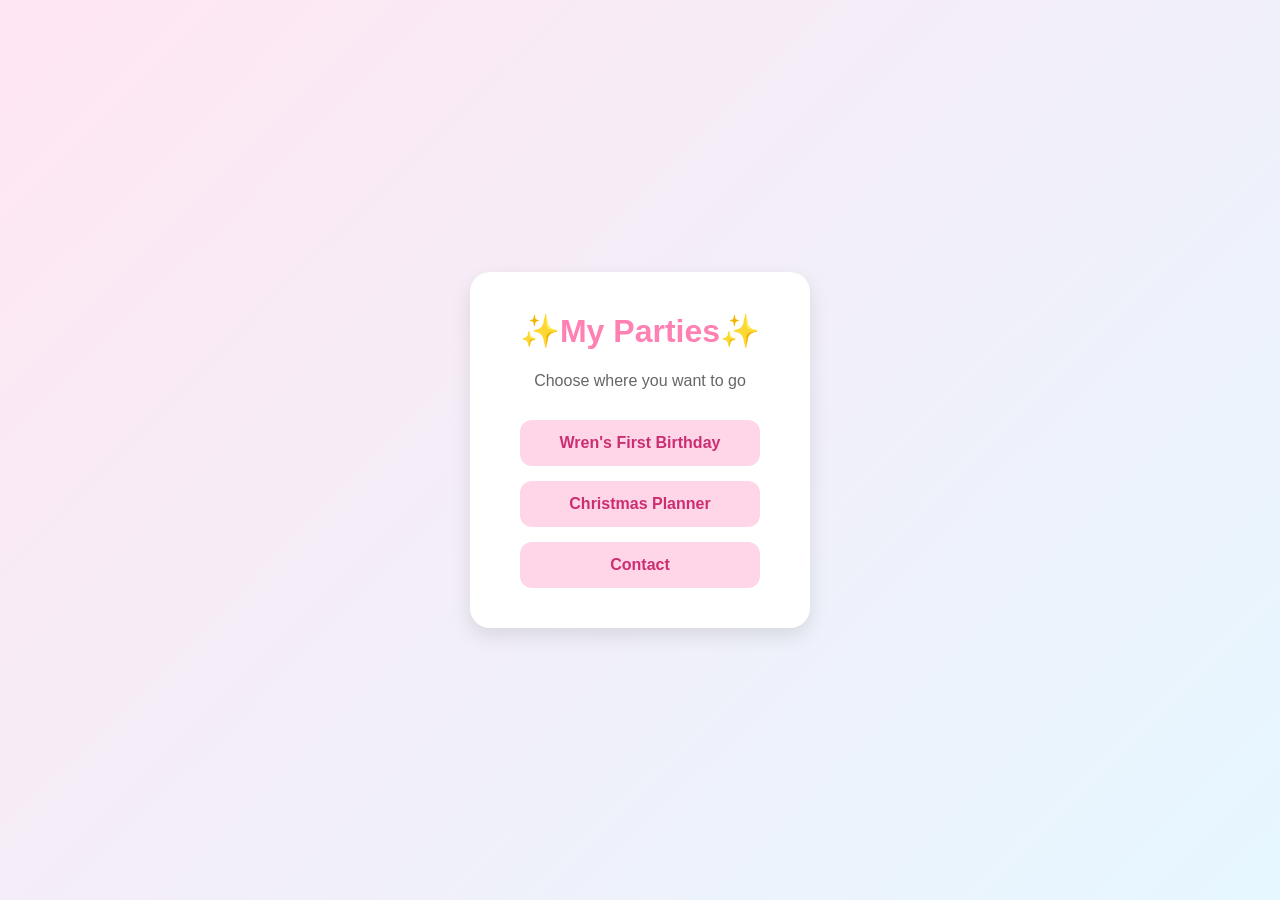
<file: index.html>
<!DOCTYPE html>
<html lang="en">

<head>
    <meta charset="UTF-8">
    <meta name="viewport" content="width=device-width, initial-scale=1.0">
    <title>Parties Homepage</title>
    <link rel="stylesheet" href="styles/styles.css">
</head>

<body>
    <div class="container">
        <h1>✨My Parties✨</h1>
        <p class="subtitle">Choose where you want to go</p>

        <nav class="nav-links">
            <a href="party-pages/wren-first.html" class="nav-btn">Wren's First Birthday</a>
            <a href="christmas-planner/index.html" class="nav-btn">Christmas Planner</a>
            <a href="#" class="nav-btn">Contact</a>
        </nav>
    </div>
</body>

</html>
</file>
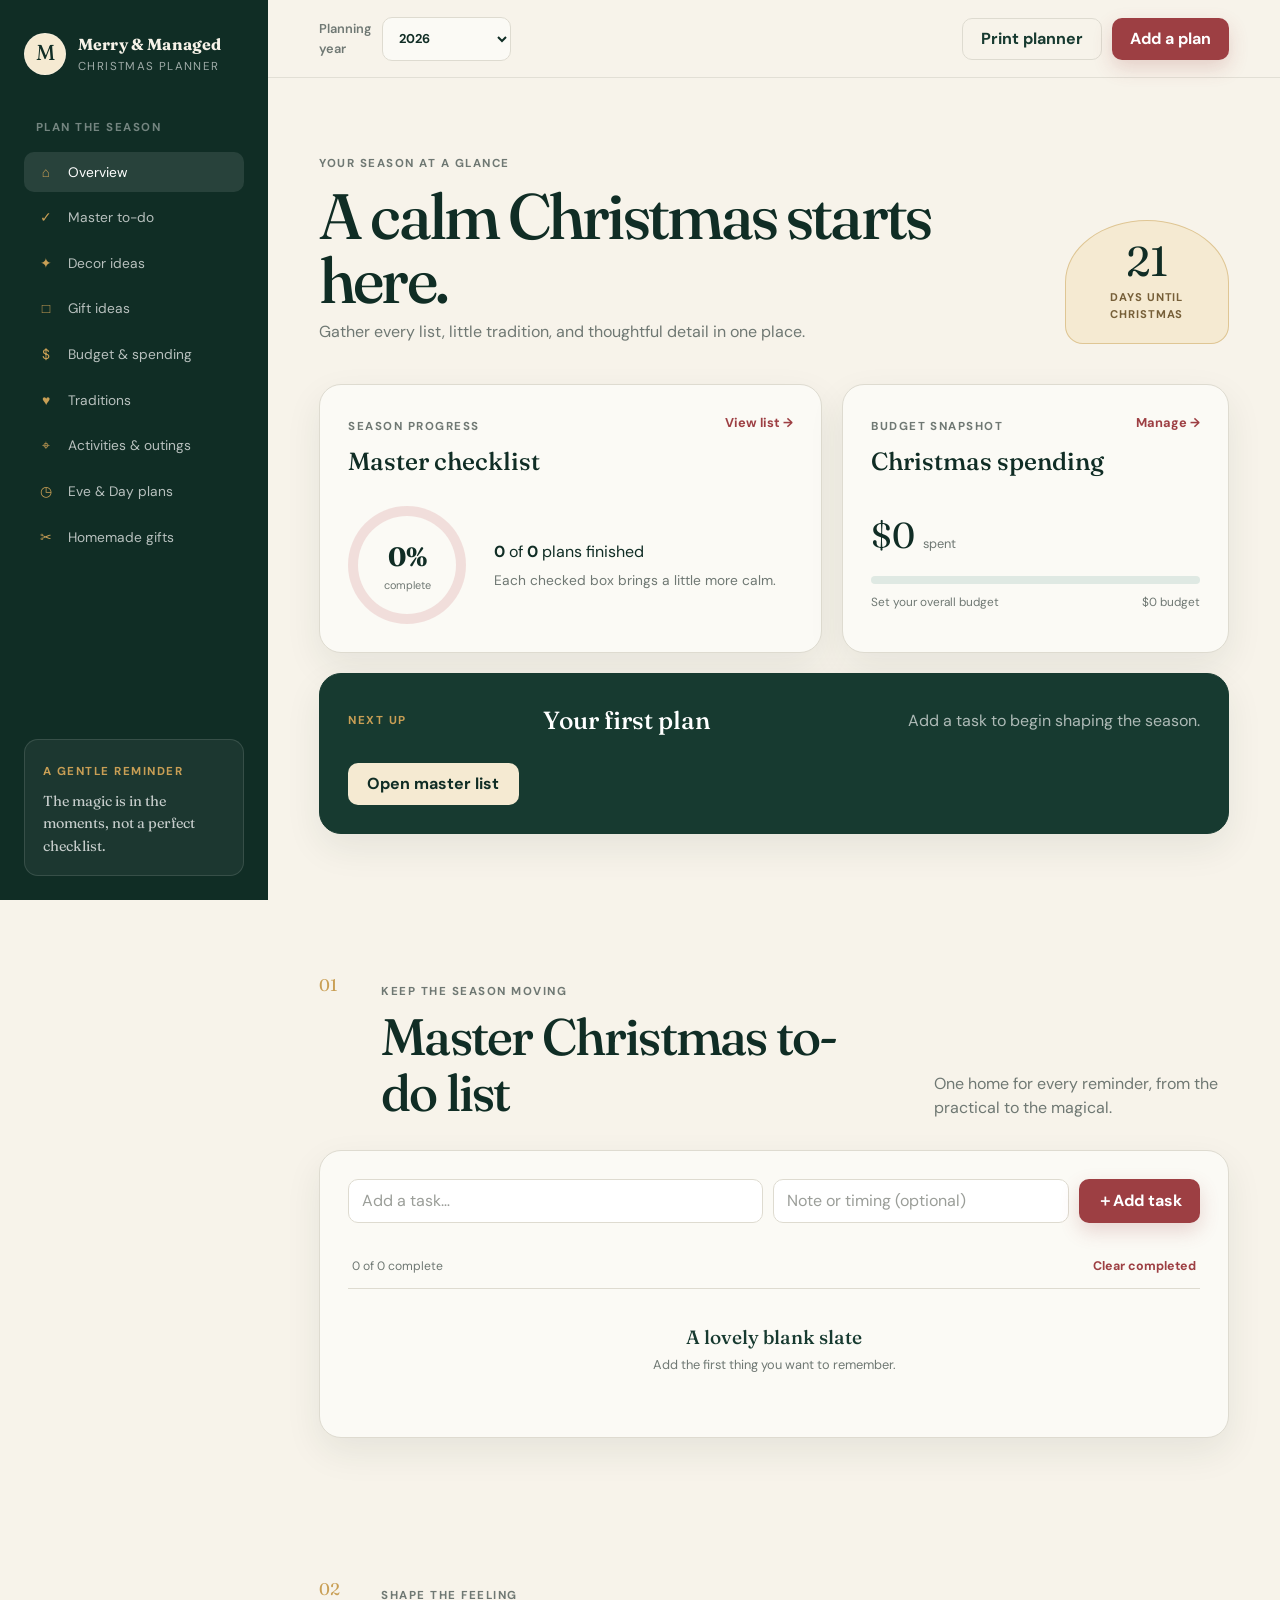
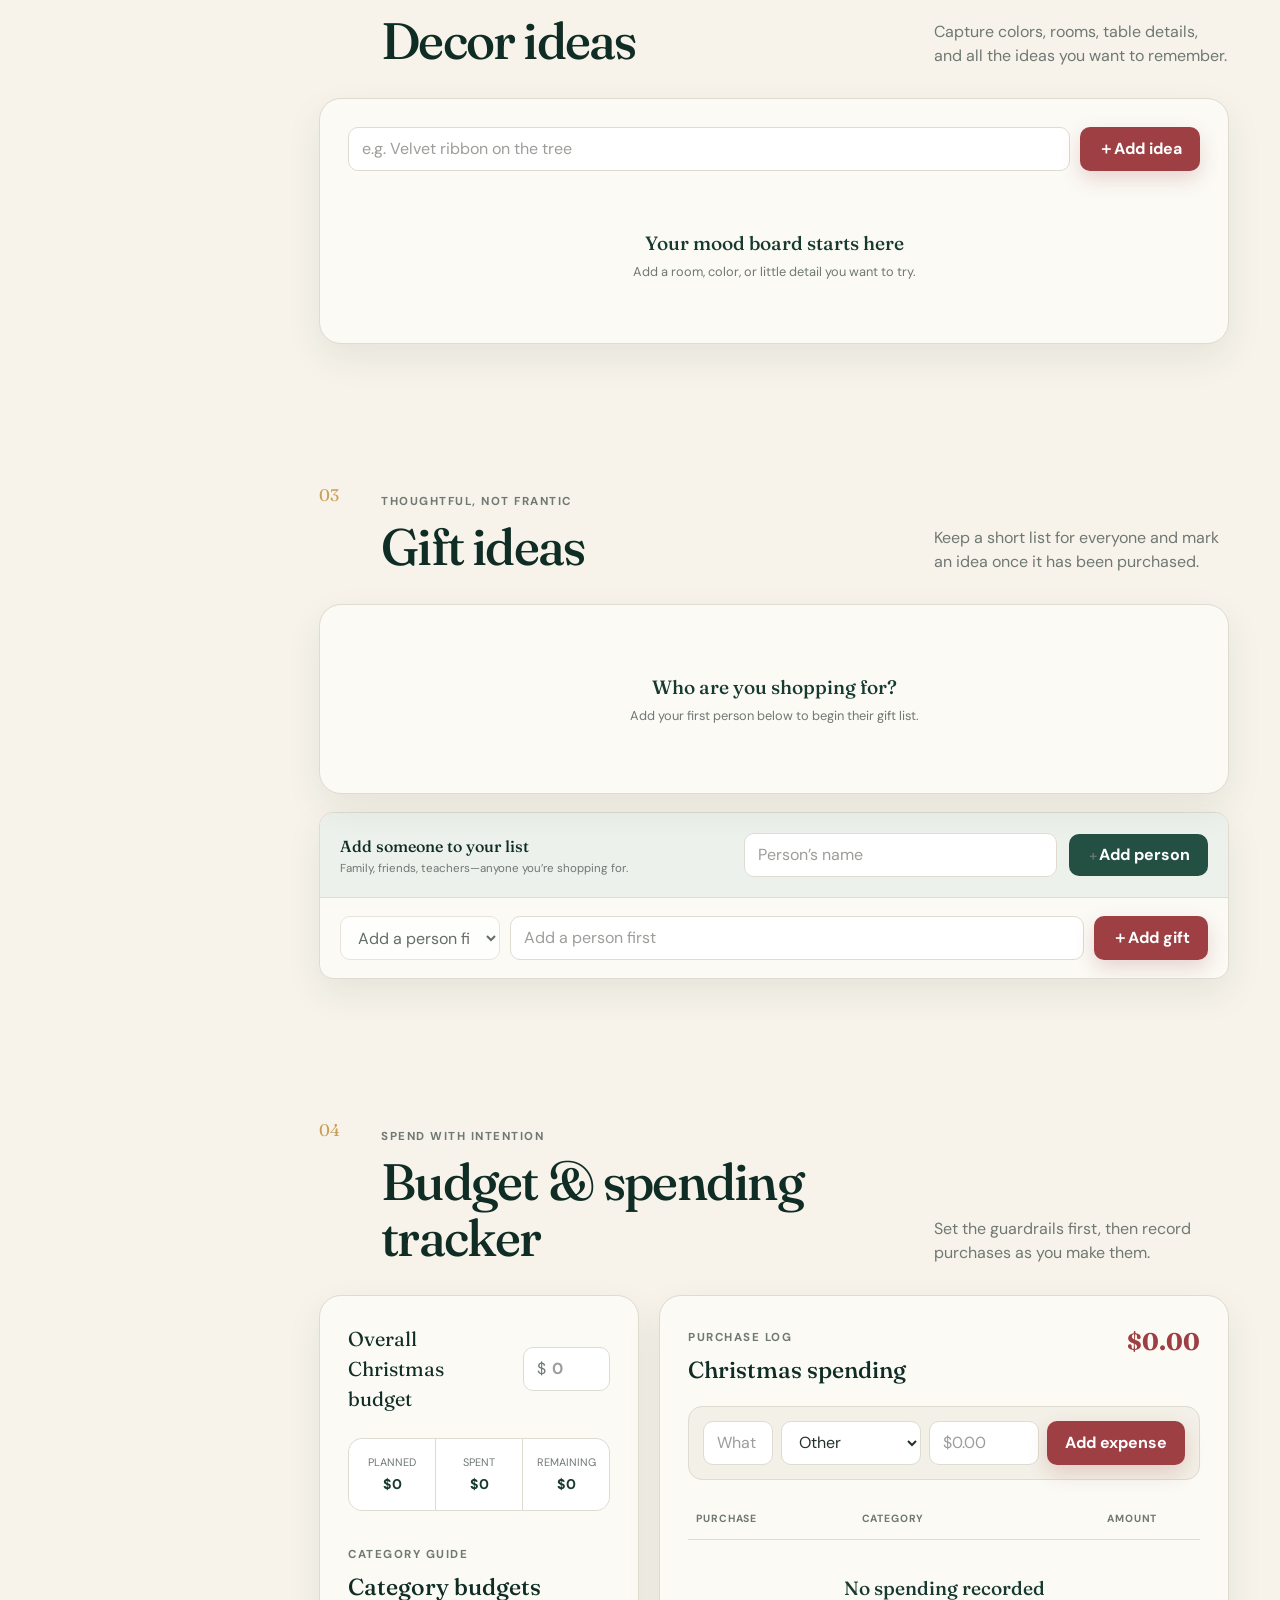
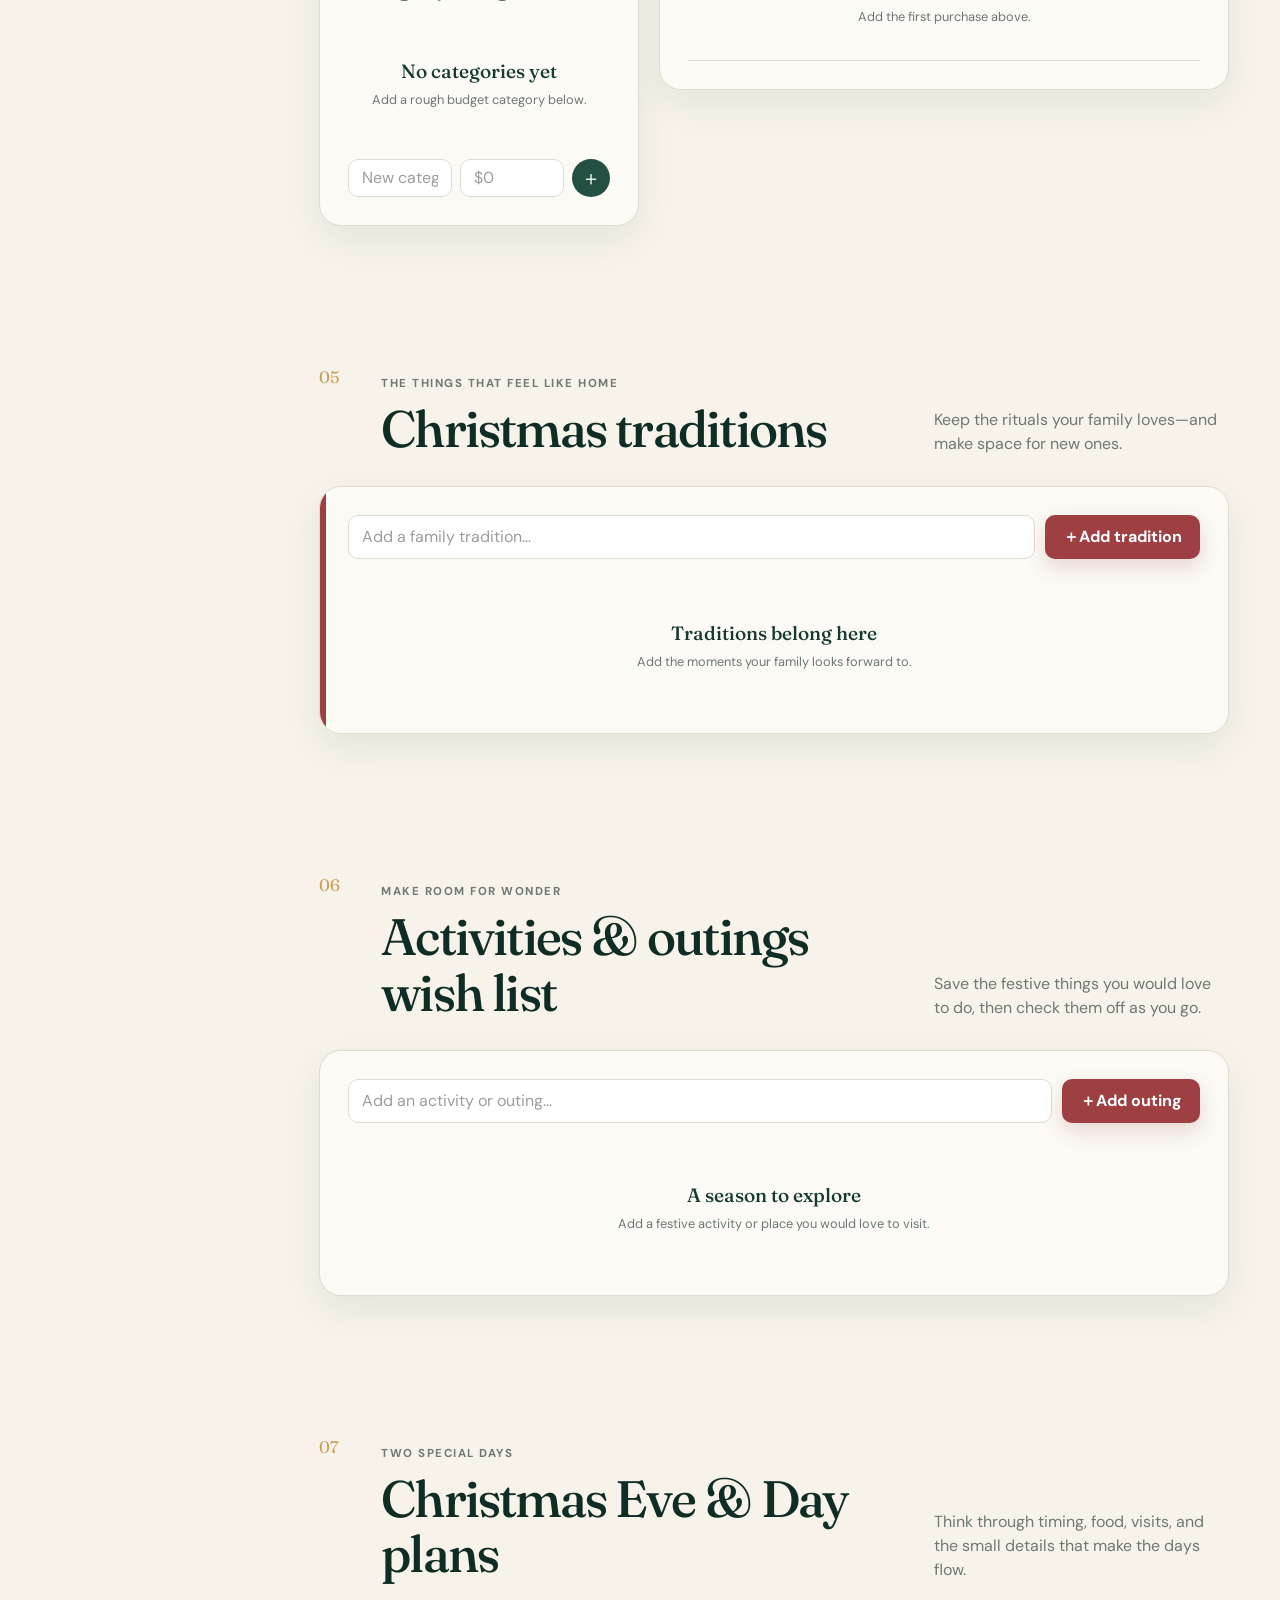
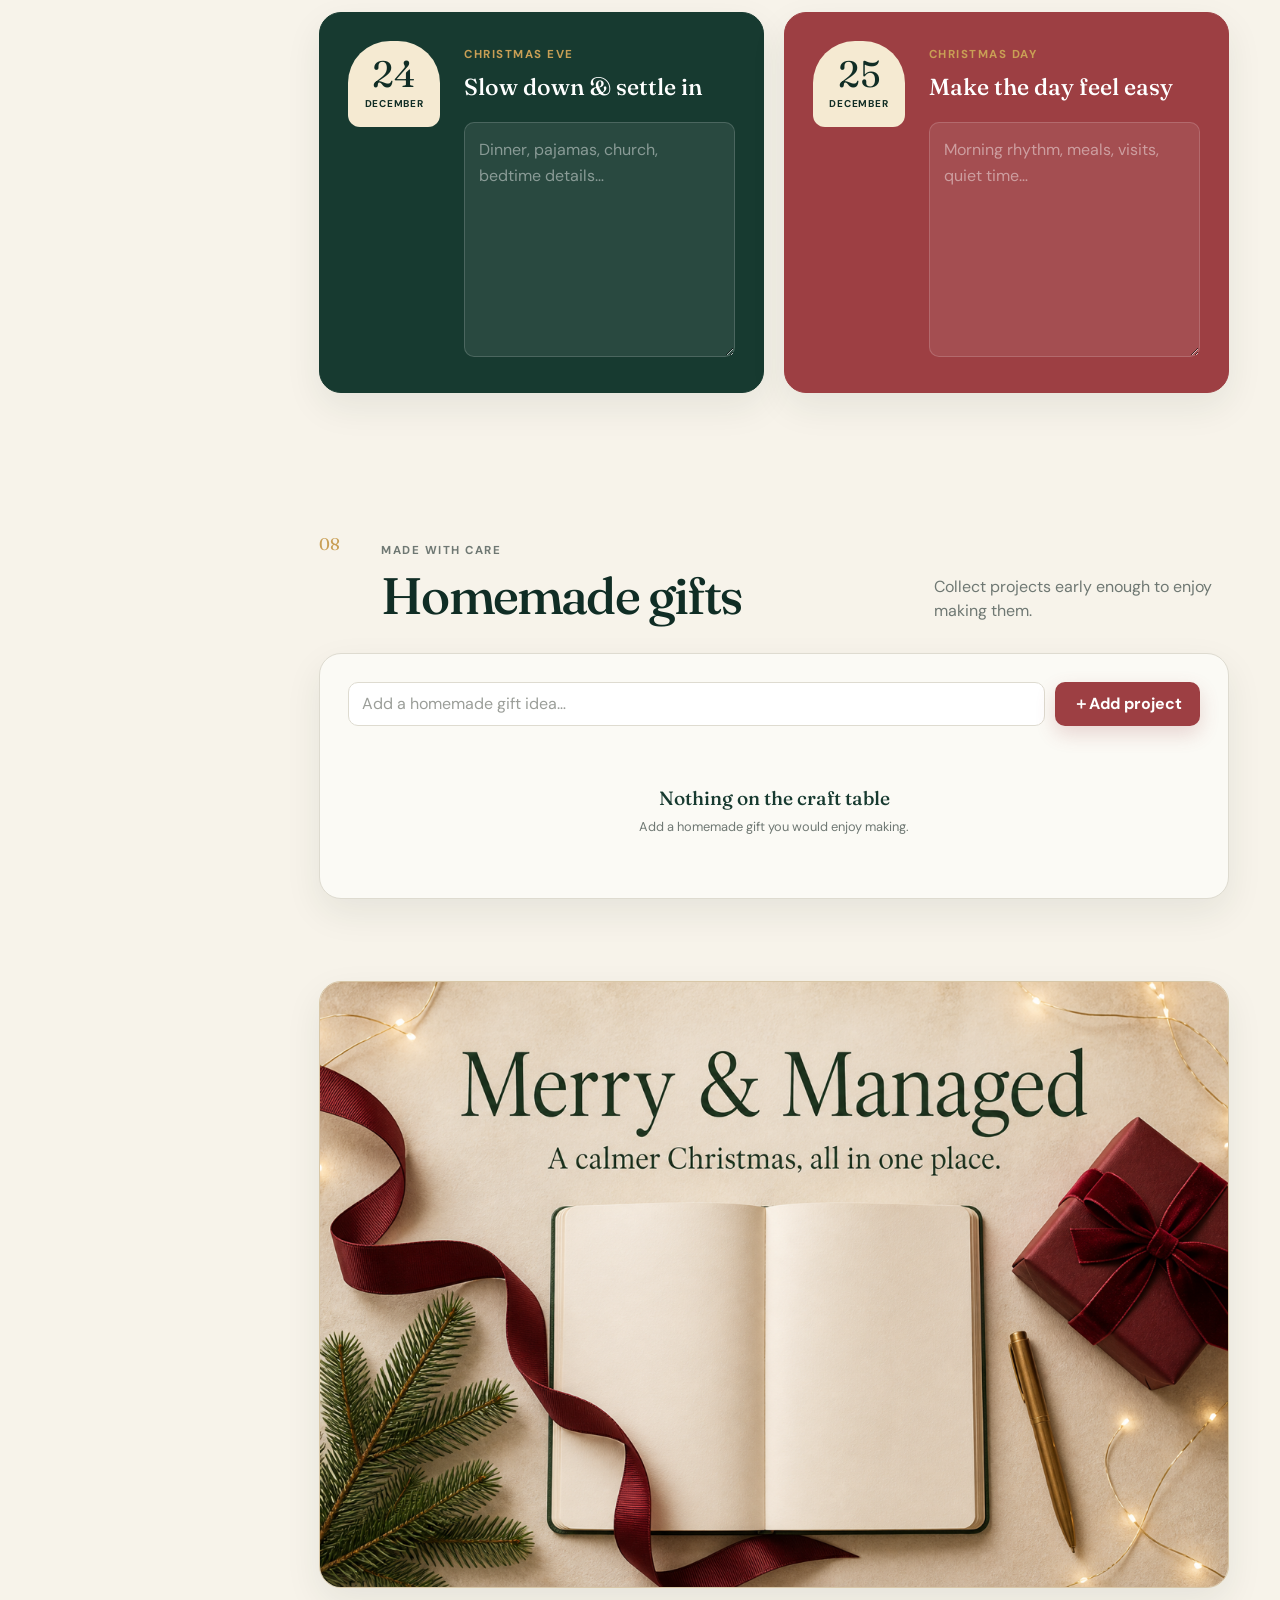
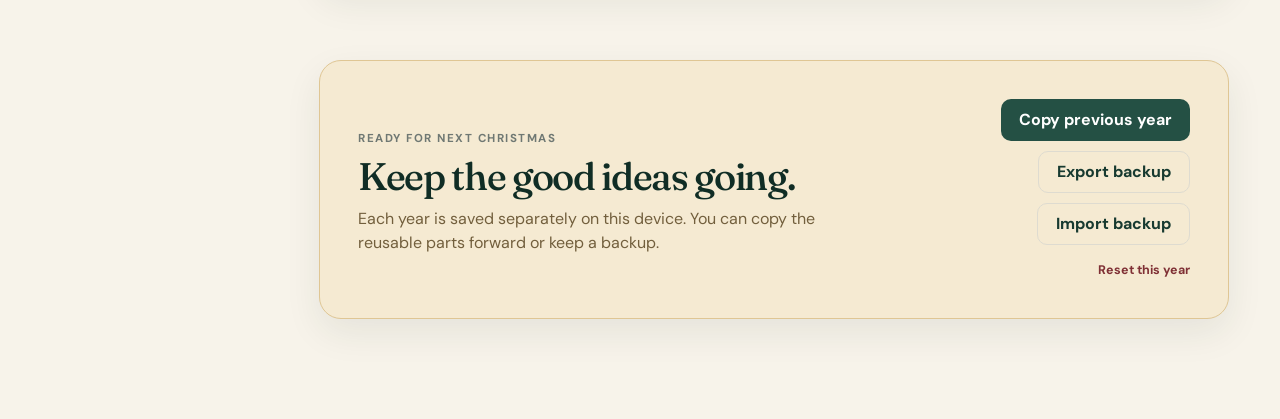
<file: christmas-planner/index.html>
<!doctype html>
<html lang="en">
  <head>
    <meta charset="UTF-8" />
    <meta name="viewport" content="width=device-width, initial-scale=1.0" />
    <meta
      name="description"
      content="A calm, reusable Christmas planner for gifts, budgets, traditions, outings, and holiday plans."
    />
    <meta property="og:title" content="Merry &amp; Managed — Christmas Planner" />
    <meta property="og:description" content="A calmer Christmas, all in one place." />
    <meta property="og:type" content="website" />
    <meta property="og:url" content="https://bella-02.github.io/parties/christmas-planner/" />
    <meta property="og:image" content="https://bella-02.github.io/parties/christmas-planner/assets/merry-managed-social-share.png" />
    <meta property="og:image:width" content="1200" />
    <meta property="og:image:height" content="800" />
    <meta name="twitter:card" content="summary_large_image" />
    <meta name="twitter:title" content="Merry &amp; Managed — Christmas Planner" />
    <meta name="twitter:description" content="A calmer Christmas, all in one place." />
    <meta name="twitter:image" content="https://bella-02.github.io/parties/christmas-planner/assets/merry-managed-social-share.png" />
    <link rel="canonical" href="https://bella-02.github.io/parties/christmas-planner/" />
    <title>Merry &amp; Managed — Christmas Planner</title>
    <link rel="stylesheet" href="styles.css" />
    <script src="script.js" defer></script>
  </head>
  <body>
    <a class="skip-link" href="#main-content">Skip to planner</a>

    <div class="app-shell">
      <aside class="sidebar" aria-label="Planner navigation">
        <a class="brand" href="#overview" aria-label="Merry and Managed home">
          <span class="brand-mark" aria-hidden="true">M</span>
          <span>
            <strong>Merry &amp; Managed</strong>
            <small>Christmas planner</small>
          </span>
        </a>

        <nav class="sidebar-nav">
          <p class="nav-label">Plan the season</p>
          <a class="nav-link active" href="#overview"><span aria-hidden="true">⌂</span> Overview</a>
          <a class="nav-link" href="#todo"><span aria-hidden="true">✓</span> Master to-do</a>
          <a class="nav-link" href="#decor"><span aria-hidden="true">✦</span> Decor ideas</a>
          <a class="nav-link" href="#gifts"><span aria-hidden="true">□</span> Gift ideas</a>
          <a class="nav-link" href="#budget"><span aria-hidden="true">$</span> Budget &amp; spending</a>
          <a class="nav-link" href="#traditions"><span aria-hidden="true">♥</span> Traditions</a>
          <a class="nav-link" href="#outings"><span aria-hidden="true">⌖</span> Activities &amp; outings</a>
          <a class="nav-link" href="#holiday-plans"><span aria-hidden="true">◷</span> Eve &amp; Day plans</a>
          <a class="nav-link" href="#homemade"><span aria-hidden="true">✂</span> Homemade gifts</a>
        </nav>

        <div class="sidebar-note">
          <span class="eyebrow">A gentle reminder</span>
          <p>The magic is in the moments, not a perfect checklist.</p>
        </div>
      </aside>

      <div class="workspace">
        <header class="topbar">
          <button class="menu-button icon-button" type="button" aria-label="Open navigation" aria-expanded="false">
            <span aria-hidden="true">☰</span>
          </button>
          <label class="year-control" for="planner-year">
            <span>Planning year</span>
            <select id="planner-year" aria-label="Select planning year"></select>
          </label>
          <div class="topbar-actions">
            <button class="button button-ghost" id="print-planner" type="button">Print planner</button>
            <button class="button button-primary" data-jump="#todo" type="button">Add a plan</button>
          </div>
        </header>

        <main id="main-content">
          <section class="dashboard-section overview-section" id="overview" aria-labelledby="overview-heading">
            <div class="season-heading">
              <div>
                <span class="eyebrow">Your season at a glance</span>
                <h1 id="overview-heading">A calm Christmas starts here.</h1>
                <p>Gather every list, little tradition, and thoughtful detail in one place.</p>
              </div>
              <div class="countdown-card" aria-live="polite">
                <span id="countdown-number">—</span>
                <small id="countdown-label">days until Christmas</small>
              </div>
            </div>

            <div class="overview-grid">
              <article class="card progress-card">
                <div class="card-heading">
                  <div>
                    <span class="eyebrow">Season progress</span>
                    <h2>Master checklist</h2>
                  </div>
                  <a class="text-link" href="#todo">View list →</a>
                </div>
                <div class="progress-layout">
                  <div class="progress-ring" id="progress-ring" style="--progress: 0" role="img" aria-label="0 percent complete">
                    <strong id="progress-percent">0%</strong>
                    <span>complete</span>
                  </div>
                  <div>
                    <p class="metric"><strong id="tasks-complete">0</strong> of <strong id="tasks-total">0</strong> plans finished</p>
                    <p class="muted">Each checked box brings a little more calm.</p>
                  </div>
                </div>
              </article>

              <article class="card budget-card">
                <div class="card-heading">
                  <div>
                    <span class="eyebrow">Budget snapshot</span>
                    <h2>Christmas spending</h2>
                  </div>
                  <a class="text-link" href="#budget">Manage →</a>
                </div>
                <p class="budget-amount"><span id="spent-amount">$0</span> <small>spent</small></p>
                <div class="budget-track" aria-hidden="true"><span id="budget-bar"></span></div>
                <div class="budget-meta">
                  <span id="remaining-amount">Set your overall budget</span>
                  <span id="budget-total">$0 budget</span>
                </div>
              </article>

              <article class="card next-up-card">
                <span class="eyebrow">Next up</span>
                <h2 id="next-task-title">Your first plan</h2>
                <p id="next-task-note">Add a task to begin shaping the season.</p>
                <button class="button button-secondary" data-jump="#todo" type="button">Open master list</button>
              </article>
            </div>
          </section>

          <section class="dashboard-section" id="todo" aria-labelledby="todo-heading">
            <div class="section-heading">
              <div>
                <span class="section-number">01</span>
                <span class="eyebrow">Keep the season moving</span>
                <h2 id="todo-heading">Master Christmas to-do list</h2>
              </div>
              <p>One home for every reminder, from the practical to the magical.</p>
            </div>

            <div class="card planner-card">
              <form class="add-form" id="todo-form">
                <label class="sr-only" for="todo-title">New Christmas task</label>
                <input id="todo-title" name="title" type="text" placeholder="Add a task…" maxlength="120" required />
                <label class="sr-only" for="todo-note">Task note or timing</label>
                <input id="todo-note" name="note" type="text" placeholder="Note or timing (optional)" maxlength="100" />
                <button class="button button-primary" type="submit"><span aria-hidden="true">＋</span> Add task</button>
              </form>
              <div class="list-toolbar">
                <span id="todo-summary">0 of 0 complete</span>
                <button class="text-button" id="clear-completed" type="button">Clear completed</button>
              </div>
              <ul class="check-list" id="todo-list" aria-live="polite"></ul>
            </div>
          </section>

          <section class="dashboard-section" id="decor" aria-labelledby="decor-heading">
            <div class="section-heading">
              <div>
                <span class="section-number">02</span>
                <span class="eyebrow">Shape the feeling</span>
                <h2 id="decor-heading">Decor ideas</h2>
              </div>
              <p>Capture colors, rooms, table details, and all the ideas you want to remember.</p>
            </div>

            <div class="card planner-card">
              <form class="add-form simple-add-form" data-list-form="decorIdeas">
                <label class="sr-only" for="decor-idea">New decor idea</label>
                <input id="decor-idea" name="item" type="text" placeholder="e.g. Velvet ribbon on the tree" maxlength="120" required />
                <button class="button button-primary" type="submit"><span aria-hidden="true">＋</span> Add idea</button>
              </form>
              <div class="idea-grid" id="decor-list" aria-live="polite"></div>
            </div>
          </section>

          <section class="dashboard-section" id="gifts" aria-labelledby="gifts-heading">
            <div class="section-heading">
              <div>
                <span class="section-number">03</span>
                <span class="eyebrow">Thoughtful, not frantic</span>
                <h2 id="gifts-heading">Gift ideas</h2>
              </div>
              <p>Keep a short list for everyone and mark an idea once it has been purchased.</p>
            </div>

            <div class="gift-board" id="gift-board" aria-live="polite"></div>
            <div class="card gift-controls">
              <form class="recipient-form" id="recipient-form">
                <div>
                  <label for="recipient-name">Add someone to your list</label>
                  <span>Family, friends, teachers—anyone you’re shopping for.</span>
                </div>
                <input id="recipient-name" name="name" type="text" placeholder="Person’s name" maxlength="60" required />
                <button class="button button-secondary" type="submit"><span aria-hidden="true">＋</span> Add person</button>
              </form>
              <form class="add-form gift-add-form" id="gift-form">
                <label class="sr-only" for="gift-person">Recipient</label>
                <select id="gift-person" name="person" aria-label="Gift recipient"></select>
                <label class="sr-only" for="gift-idea">New gift idea</label>
                <input id="gift-idea" name="idea" type="text" placeholder="Add a gift idea…" maxlength="120" required />
                <button class="button button-primary" type="submit"><span aria-hidden="true">＋</span> Add gift</button>
              </form>
            </div>
          </section>

          <section class="dashboard-section" id="budget" aria-labelledby="budget-heading">
            <div class="section-heading">
              <div>
                <span class="section-number">04</span>
                <span class="eyebrow">Spend with intention</span>
                <h2 id="budget-heading">Budget &amp; spending tracker</h2>
              </div>
              <p>Set the guardrails first, then record purchases as you make them.</p>
            </div>

            <div class="budget-layout">
              <div class="card budget-planner-card">
                <div class="budget-total-field">
                  <label for="overall-budget">Overall Christmas budget</label>
                  <div class="money-input"><span>$</span><input id="overall-budget" type="number" inputmode="decimal" min="0" step="1" placeholder="0" /></div>
                </div>
                <div class="budget-totals" aria-live="polite">
                  <div><span>Planned</span><strong id="planned-total">$0</strong></div>
                  <div><span>Spent</span><strong id="spent-total">$0</strong></div>
                  <div><span>Remaining</span><strong id="remaining-total">$0</strong></div>
                </div>
                <div class="subsection-heading">
                  <div>
                    <span class="eyebrow">Category guide</span>
                    <h3>Category budgets</h3>
                  </div>
                </div>
                <div class="category-list" id="budget-categories"></div>
                <form class="mini-form" id="category-form">
                  <label class="sr-only" for="category-name">Category name</label>
                  <input id="category-name" name="name" type="text" placeholder="New category" maxlength="60" required />
                  <label class="sr-only" for="category-amount">Budget amount</label>
                  <input id="category-amount" name="amount" type="number" inputmode="decimal" min="0" step="0.01" placeholder="$0" required />
                  <button class="icon-button add-icon" type="submit" aria-label="Add budget category">＋</button>
                </form>
              </div>

              <div class="card spending-card">
                <div class="subsection-heading">
                  <div>
                    <span class="eyebrow">Purchase log</span>
                    <h3>Christmas spending</h3>
                  </div>
                  <strong class="running-total" id="spending-running-total">$0</strong>
                </div>
                <form class="expense-form" id="expense-form">
                  <label class="sr-only" for="expense-description">Purchase</label>
                  <input id="expense-description" name="description" type="text" placeholder="What did you buy?" maxlength="100" required />
                  <label class="sr-only" for="expense-category">Category</label>
                  <select id="expense-category" name="category" aria-label="Purchase category"></select>
                  <label class="sr-only" for="expense-amount">Amount</label>
                  <input id="expense-amount" name="amount" type="number" inputmode="decimal" min="0.01" step="0.01" placeholder="$0.00" required />
                  <button class="button button-primary" type="submit">Add expense</button>
                </form>
                <div class="table-wrap">
                  <table>
                    <thead><tr><th>Purchase</th><th>Category</th><th class="number-cell">Amount</th><th><span class="sr-only">Remove</span></th></tr></thead>
                    <tbody id="expense-list"></tbody>
                  </table>
                </div>
              </div>
            </div>
          </section>

          <section class="dashboard-section" id="traditions" aria-labelledby="traditions-heading">
            <div class="section-heading">
              <div>
                <span class="section-number">05</span>
                <span class="eyebrow">The things that feel like home</span>
                <h2 id="traditions-heading">Christmas traditions</h2>
              </div>
              <p>Keep the rituals your family loves—and make space for new ones.</p>
            </div>

            <div class="card keepsake-card">
              <form class="add-form simple-add-form" data-list-form="traditions">
                <label class="sr-only" for="tradition-item">New tradition</label>
                <input id="tradition-item" name="item" type="text" placeholder="Add a family tradition…" maxlength="120" required />
                <button class="button button-primary" type="submit"><span aria-hidden="true">＋</span> Add tradition</button>
              </form>
              <ol class="keepsake-list" id="traditions-list" aria-live="polite"></ol>
            </div>
          </section>

          <section class="dashboard-section" id="outings" aria-labelledby="outings-heading">
            <div class="section-heading">
              <div>
                <span class="section-number">06</span>
                <span class="eyebrow">Make room for wonder</span>
                <h2 id="outings-heading">Activities &amp; outings wish list</h2>
              </div>
              <p>Save the festive things you would love to do, then check them off as you go.</p>
            </div>

            <div class="card planner-card">
              <form class="add-form simple-add-form" data-list-form="outings">
                <label class="sr-only" for="outing-item">New activity or outing</label>
                <input id="outing-item" name="item" type="text" placeholder="Add an activity or outing…" maxlength="120" required />
                <button class="button button-primary" type="submit"><span aria-hidden="true">＋</span> Add outing</button>
              </form>
              <ul class="check-list outing-list" id="outings-list" aria-live="polite"></ul>
            </div>
          </section>

          <section class="dashboard-section" id="holiday-plans" aria-labelledby="holiday-plans-heading">
            <div class="section-heading">
              <div>
                <span class="section-number">07</span>
                <span class="eyebrow">Two special days</span>
                <h2 id="holiday-plans-heading">Christmas Eve &amp; Day plans</h2>
              </div>
              <p>Think through timing, food, visits, and the small details that make the days flow.</p>
            </div>

            <div class="day-plan-grid">
              <article class="card day-plan-card">
                <div class="day-label"><span>24</span><small>December</small></div>
                <div class="day-plan-copy">
                  <span class="eyebrow">Christmas Eve</span>
                  <h3>Slow down &amp; settle in</h3>
                  <label class="sr-only" for="christmas-eve-plan">Christmas Eve plans</label>
                  <textarea id="christmas-eve-plan" data-plan="eve" rows="8" placeholder="Dinner, pajamas, church, bedtime details…"></textarea>
                </div>
              </article>
              <article class="card day-plan-card day-plan-card-red">
                <div class="day-label"><span>25</span><small>December</small></div>
                <div class="day-plan-copy">
                  <span class="eyebrow">Christmas Day</span>
                  <h3>Make the day feel easy</h3>
                  <label class="sr-only" for="christmas-day-plan">Christmas Day plans</label>
                  <textarea id="christmas-day-plan" data-plan="day" rows="8" placeholder="Morning rhythm, meals, visits, quiet time…"></textarea>
                </div>
              </article>
            </div>
          </section>

          <section class="dashboard-section" id="homemade" aria-labelledby="homemade-heading">
            <div class="section-heading">
              <div>
                <span class="section-number">08</span>
                <span class="eyebrow">Made with care</span>
                <h2 id="homemade-heading">Homemade gifts</h2>
              </div>
              <p>Collect projects early enough to enjoy making them.</p>
            </div>

            <div class="card planner-card">
              <form class="add-form simple-add-form" data-list-form="homemadeGifts">
                <label class="sr-only" for="homemade-item">New homemade gift</label>
                <input id="homemade-item" name="item" type="text" placeholder="Add a homemade gift idea…" maxlength="120" required />
                <button class="button button-primary" type="submit"><span aria-hidden="true">＋</span> Add project</button>
              </form>
              <div class="project-list" id="homemade-list" aria-live="polite"></div>
            </div>
          </section>

          <figure class="season-visual">
            <img
              src="assets/merry-managed-social-share.png"
              alt="Merry and Managed: A calmer Christmas, all in one place, arranged above an open planner with ribbon, greenery, a gift, and a brass pen."
              loading="lazy"
              width="1200"
              height="800"
            />
          </figure>

          <section class="dashboard-section year-tools" aria-labelledby="year-tools-heading">
            <div class="card year-tools-card">
              <div>
                <span class="eyebrow">Ready for next Christmas</span>
                <h2 id="year-tools-heading">Keep the good ideas going.</h2>
                <p>Each year is saved separately on this device. You can copy the reusable parts forward or keep a backup.</p>
              </div>
              <div class="year-tool-actions">
                <button class="button button-secondary" id="copy-previous-year" type="button">Copy previous year</button>
                <button class="button button-ghost" id="export-planner" type="button">Export backup</button>
                <label class="button button-ghost file-button" for="import-planner">Import backup</label>
                <input class="sr-only" id="import-planner" type="file" accept="application/json,.json" />
                <button class="text-button danger-text" id="reset-planner" type="button">Reset this year</button>
              </div>
            </div>
          </section>
        </main>
      </div>
    </div>

    <div class="toast" id="toast" role="status" aria-live="polite"></div>
  </body>
</html>
</file>
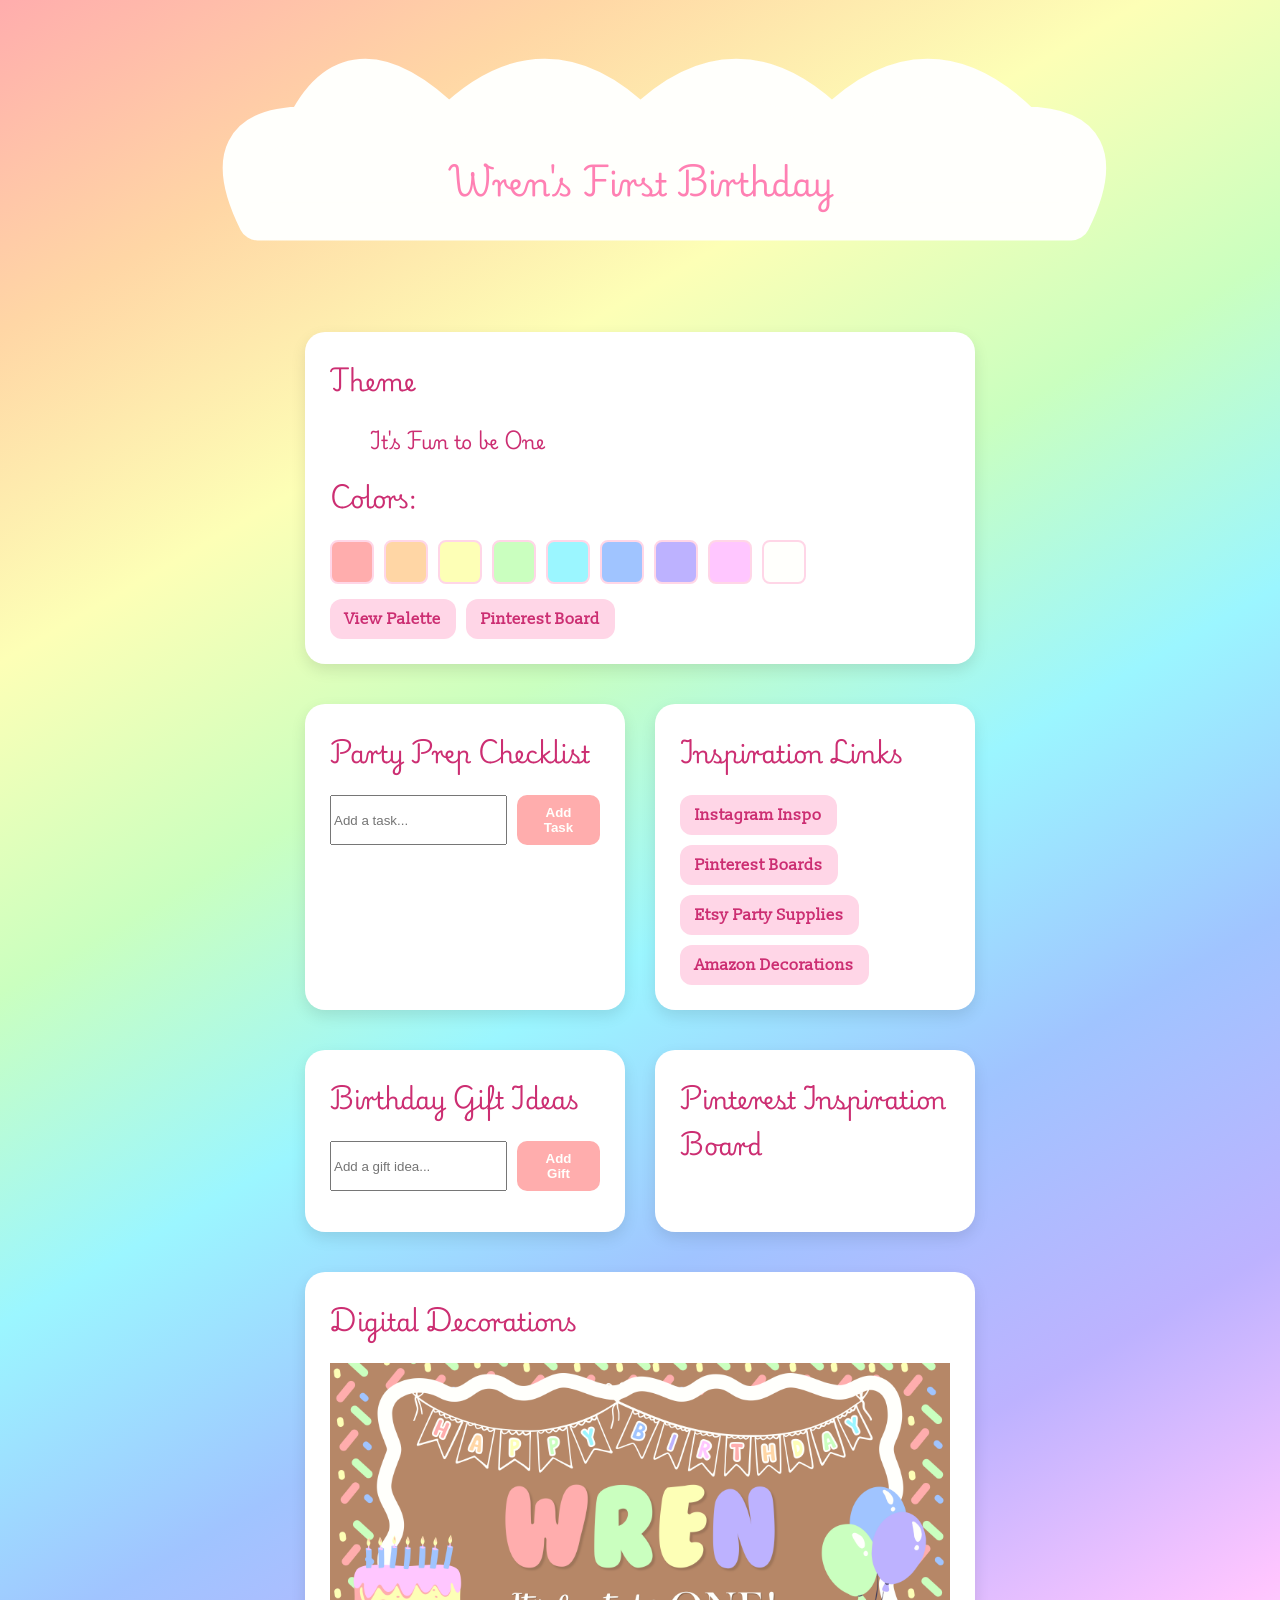
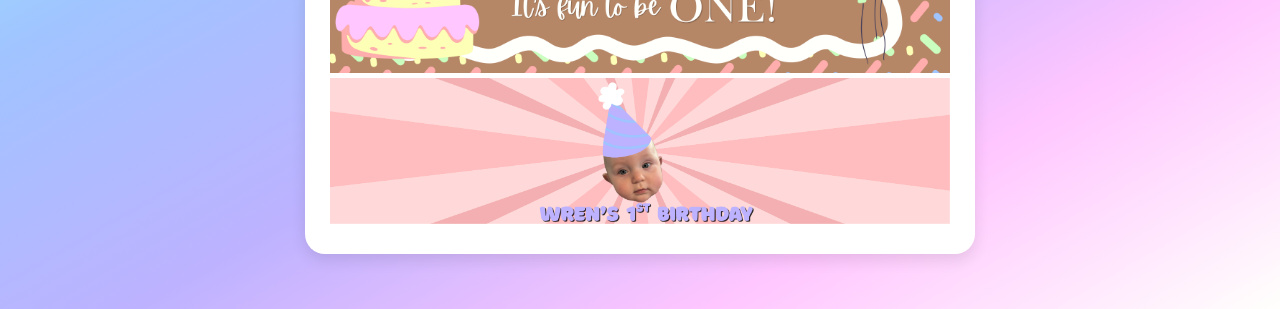
<file: party-pages/wren-first.html>
<!DOCTYPE html>
<html lang="en">

<head>
    <link rel="preconnect" href="https://fonts.googleapis.com">
    <link rel="preconnect" href="https://fonts.gstatic.com" crossorigin>
    <link href="https://fonts.googleapis.com/css2?family=Playwrite+PL:wght@100..400&family=Slabo+13px&display=swap"
        rel="stylesheet">
    <meta charset="UTF-8">
    <meta name="viewport" content="width=device-width, initial-scale=1.0">
    <title>Wren's First Birthday</title>
    <link rel="stylesheet" href="styles/party-styles.css">
</head>



<body>
    <div class="header">
        <h1>Wren's First Birthday</h1>
    </div>
    <div class="container">

        <!-- Theme Ideas -->
        <section class="card">
            <h2>Theme</h2>
            <ul class="cute-list">
                <h3>It's Fun to be One</h3>
            </ul>
            <h2>Colors:
            </h2>

            <div class="color-row">
                <div class="color-box"></div>
                <div class="color-box"></div>
                <div class="color-box"></div>
                <div class="color-box"></div>
                <div class="color-box"></div>
                <div class="color-box"></div>
                <div class="color-box"></div>
                <div class="color-box"></div>
                <div class="color-box"></div>

            </div>

            <div class="links">
                <a href="https://coolors.co/ffadad-ffd6a5-fdffb6-caffbf-9bf6ff-a0c4ff-bdb2ff-ffc6ff-fffffc"
                    target="_blank">View
                    Palette</a>
                <a href="https://pin.it/16NdzNxW2" target="_blank">Pinterest Board</a>
            </div>
        </section>

        <!-- Checklist -->
        <section class="card">
            <h2>Party Prep Checklist</h2>
        
            <div class="checklist-input">
                <input id="check-text" type="text" placeholder="Add a task...">
                <button id="add-check">Add Task</button>
            </div>
        
            <ul id="check-list"></ul>
        </section>
        

        <!-- Inspiration Links -->
        <section class="card">
            <h2>Inspiration Links</h2>
            <div class="links">
                <a href="https://www.instagram.com/explore/tags/firstbirthday/" target="_blank">Instagram Inspo</a>
                <a href="https://www.pinterest.com/search/pins/?q=first%20birthday%20party" target="_blank">Pinterest
                    Boards</a>
                <a href="https://www.etsy.com" target="_blank">Etsy Party Supplies</a>
                <a href="https://www.amazon.com/s?k=first+birthday+decorations+girl" target="_blank">Amazon
                    Decorations</a>
            </div>
        </section>

        <!-- Notes -->
        <section class="card">
            <h2>Birthday Gift Ideas</h2>

            <div class="gift-input">
                <input id="gift-text" type="text" placeholder="Add a gift idea...">
                <button id="add-gift">Add Gift</button>
            </div>

            <ul id="gift-list"></ul>
        </section>

        <section class="card">
            <h2>Pinterest Inspiration Board</h2>

            <a data-pin-do="embedBoard" data-pin-board-width="800" data-pin-scale-height="240"
                data-pin-scale-width="120"
                href="https://www.pinterest.com/bellaevehunt/its-fun-to-be-one/?invite_code=c0062f45e35f4e96a2c8b944409f9ff8&sender=327214866584627036">
            </a>
        </section>

        <section class="card">
            <h2>Digital Decorations</h2>
            <img class="deco-img" src="images/wren-1st-banner.png" alt="wren birthday banner">
            <img class="deco-img" src="images/wren-1st-water.png" alt="water bottle wrapper">
        </section>



    </div>
</body>

<script src="scripts/gifts.js"></script>
<script async defer src="//assets.pinterest.com/js/pinit.js"></script>


</html>
</file>
<file: styles/styles.css>
/* Soft pastel background */
body {
    margin: 0;
    font-family: "Poppins", sans-serif;
    background: linear-gradient(135deg, #ffe6f2, #e6f7ff);
    height: 100vh;
    display: flex;
    justify-content: center;
    align-items: center;
}

/* Center card */
.container {
    background: white;
    padding: 40px 50px;
    border-radius: 20px;
    box-shadow: 0 8px 20px rgba(0, 0, 0, 0.1);
    text-align: center;
    max-width: 400px;
}

/* Title styling */
h1 {
    margin-top: 0;
    color: #ff80b3;
    font-size: 2rem;
}

/* Subtitle */
.subtitle {
    color: #666;
    margin-bottom: 30px;
}

/* Navigation buttons */
.nav-links {
    display: flex;
    flex-direction: column;
    gap: 15px;
}

.nav-btn {
    text-decoration: none;
    background: #ffd6e7;
    padding: 12px 20px;
    border-radius: 12px;
    color: #cc2e72;
    font-weight: 600;
    transition: all 0.2s ease;
    border: 2px solid transparent;
}

/* Hover effect */
.nav-btn:hover {
    background: #fff;
    border-color: #ff80b3;
    transform: translateY(-3px);
}
</file>
<file: christmas-planner/styles.css>
@import url("https://fonts.googleapis.com/css2?family=DM+Sans:wght@400;500;600;700&family=Fraunces:opsz,wght@9..144,500;9..144,600&display=swap");

:root {
  --forest-950: #102d25;
  --forest-900: #173a30;
  --forest-800: #245044;
  --forest-100: #dfe9e3;
  --cranberry: #9d3f43;
  --cranberry-dark: #7f3035;
  --cranberry-soft: #f1dedb;
  --gold: #c99f55;
  --gold-soft: #f5ead2;
  --paper: #f7f3ea;
  --cream: #fbfaf5;
  --white: #ffffff;
  --ink: #24312d;
  --muted: #6f7873;
  --line: #dedbd0;
  --shadow: 0 14px 36px rgba(26, 52, 43, 0.08);
  --radius-lg: 22px;
  --radius-md: 14px;
  --serif: "Fraunces", Georgia, serif;
  --sans: "DM Sans", Arial, sans-serif;
}

* {
  box-sizing: border-box;
}

html {
  scroll-behavior: smooth;
}

body {
  margin: 0;
  color: var(--ink);
  background: var(--paper);
  font-family: var(--sans);
  line-height: 1.5;
}

button,
select,
input,
textarea {
  font: inherit;
}

button,
a {
  -webkit-tap-highlight-color: transparent;
}

a {
  color: inherit;
}

.skip-link {
  position: fixed;
  left: 1rem;
  top: -4rem;
  z-index: 100;
  padding: 0.75rem 1rem;
  border-radius: 8px;
  color: var(--white);
  background: var(--forest-950);
}

.skip-link:focus {
  top: 1rem;
}

.app-shell {
  display: grid;
  min-height: 100vh;
  grid-template-columns: 268px minmax(0, 1fr);
}

.sidebar {
  position: sticky;
  top: 0;
  display: flex;
  height: 100vh;
  flex-direction: column;
  padding: 32px 24px 24px;
  color: #f7f2e8;
  background: var(--forest-950);
}

.brand {
  display: flex;
  align-items: center;
  gap: 12px;
  color: inherit;
  text-decoration: none;
}

.brand-mark {
  display: grid;
  width: 42px;
  height: 42px;
  place-items: center;
  border: 1px solid rgba(255, 255, 255, 0.25);
  border-radius: 50%;
  color: var(--forest-950);
  background: var(--gold-soft);
  font-family: var(--serif);
  font-size: 1.35rem;
}

.brand strong,
.brand small {
  display: block;
}

.brand strong {
  font-family: var(--serif);
  font-size: 1rem;
  letter-spacing: 0.01em;
}

.brand small {
  margin-top: 2px;
  color: rgba(255, 255, 255, 0.6);
  font-size: 0.72rem;
  letter-spacing: 0.12em;
  text-transform: uppercase;
}

.sidebar-nav {
  display: flex;
  flex: 1;
  flex-direction: column;
  gap: 5px;
  margin-top: 44px;
}

.nav-label,
.eyebrow {
  margin: 0;
  color: var(--muted);
  font-size: 0.72rem;
  font-weight: 700;
  letter-spacing: 0.13em;
  text-transform: uppercase;
}

.nav-label {
  margin: 0 12px 10px;
  color: rgba(255, 255, 255, 0.42);
}

.nav-link {
  display: flex;
  align-items: center;
  gap: 12px;
  padding: 10px 12px;
  border-radius: 10px;
  color: rgba(255, 255, 255, 0.7);
  font-size: 0.86rem;
  text-decoration: none;
  transition: background 160ms ease, color 160ms ease, transform 160ms ease;
}

.nav-link span {
  display: grid;
  width: 20px;
  place-items: center;
  color: var(--gold);
}

.nav-link:hover,
.nav-link:focus-visible,
.nav-link.active {
  color: var(--white);
  background: rgba(255, 255, 255, 0.1);
}

.nav-link:hover {
  transform: translateX(2px);
}

.sidebar-note {
  padding: 18px;
  border: 1px solid rgba(255, 255, 255, 0.12);
  border-radius: var(--radius-md);
  background: rgba(255, 255, 255, 0.05);
}

.sidebar-note .eyebrow {
  color: var(--gold);
}

.sidebar-note p {
  margin: 8px 0 0;
  color: rgba(255, 255, 255, 0.75);
  font-family: var(--serif);
  font-size: 0.9rem;
  line-height: 1.55;
}

.workspace {
  min-width: 0;
}

.topbar {
  position: sticky;
  top: 0;
  z-index: 20;
  display: flex;
  min-height: 78px;
  align-items: center;
  justify-content: space-between;
  padding: 14px clamp(24px, 4vw, 64px);
  border-bottom: 1px solid rgba(222, 219, 208, 0.8);
  background: rgba(247, 243, 234, 0.94);
  backdrop-filter: blur(12px);
}

.year-control {
  display: flex;
  align-items: center;
  gap: 10px;
  color: var(--muted);
  font-size: 0.8rem;
  font-weight: 600;
}

.year-control select {
  min-width: 96px;
  padding: 8px 32px 8px 12px;
  border: 1px solid var(--line);
  border-radius: 10px;
  color: var(--forest-950);
  background: var(--cream);
  font-weight: 700;
}

.topbar-actions {
  display: flex;
  gap: 10px;
}

.button,
.icon-button {
  display: inline-flex;
  align-items: center;
  justify-content: center;
  border: 0;
  cursor: pointer;
  transition: transform 160ms ease, background 160ms ease, box-shadow 160ms ease;
}

.button {
  min-height: 42px;
  padding: 0 18px;
  border-radius: 10px;
  font-weight: 700;
}

.button:hover {
  transform: translateY(-1px);
}

.button-primary {
  color: var(--white);
  background: var(--cranberry);
  box-shadow: 0 8px 20px rgba(157, 63, 67, 0.2);
}

.button-primary:hover {
  background: var(--cranberry-dark);
}

.button-secondary {
  color: var(--white);
  background: var(--forest-800);
}

.button-ghost {
  border: 1px solid var(--line);
  color: var(--forest-900);
  background: transparent;
}

.menu-button {
  display: none;
  width: 42px;
  height: 42px;
  border-radius: 10px;
  color: var(--forest-900);
  background: var(--white);
}

main {
  padding: 0 clamp(24px, 4vw, 64px) 80px;
}

.dashboard-section {
  max-width: 1240px;
  margin: 0 auto;
  padding: 72px 0;
  scroll-margin-top: 78px;
}

.season-heading {
  display: flex;
  align-items: flex-end;
  justify-content: space-between;
  gap: 30px;
  margin-bottom: 40px;
}

.season-heading h1 {
  max-width: 700px;
  margin: 10px 0 8px;
  color: var(--forest-950);
  font-family: var(--serif);
  font-size: clamp(2.5rem, 5vw, 4.6rem);
  font-weight: 500;
  letter-spacing: -0.045em;
  line-height: 1;
}

.season-heading p {
  max-width: 600px;
  margin: 0;
  color: var(--muted);
}

.countdown-card {
  flex: 0 0 164px;
  padding: 20px;
  border: 1px solid #dfc694;
  border-radius: 50% 50% 18px 18px;
  color: var(--forest-950);
  background: var(--gold-soft);
  text-align: center;
}

.countdown-card span,
.countdown-card small {
  display: block;
}

.countdown-card span {
  font-family: var(--serif);
  font-size: 2.6rem;
  line-height: 1;
}

.countdown-card small {
  margin-top: 7px;
  color: #765f38;
  font-size: 0.7rem;
  font-weight: 700;
  letter-spacing: 0.08em;
  text-transform: uppercase;
}

.overview-grid {
  display: grid;
  grid-template-columns: minmax(0, 1.3fr) minmax(0, 1fr);
  gap: 20px;
}

.card {
  padding: 28px;
  border: 1px solid var(--line);
  border-radius: var(--radius-lg);
  background: var(--cream);
  box-shadow: var(--shadow);
}

.card-heading {
  display: flex;
  align-items: flex-start;
  justify-content: space-between;
  gap: 18px;
}

.card h2 {
  margin: 6px 0 0;
  color: var(--forest-950);
  font-family: var(--serif);
  font-size: 1.55rem;
  font-weight: 500;
}

.text-link {
  color: var(--cranberry);
  font-size: 0.8rem;
  font-weight: 700;
  text-decoration: none;
}

.progress-layout {
  display: flex;
  align-items: center;
  gap: 28px;
  margin-top: 26px;
}

.progress-ring {
  display: grid;
  width: 118px;
  height: 118px;
  flex: 0 0 118px;
  place-content: center;
  border-radius: 50%;
  background: conic-gradient(var(--cranberry) calc(var(--progress) * 1%), var(--cranberry-soft) 0);
  text-align: center;
  position: relative;
}

.progress-ring::after {
  position: absolute;
  inset: 10px;
  border-radius: 50%;
  background: var(--cream);
  content: "";
}

.progress-ring strong,
.progress-ring span {
  position: relative;
  z-index: 1;
  display: block;
}

.progress-ring strong {
  color: var(--forest-950);
  font-family: var(--serif);
  font-size: 1.65rem;
}

.progress-ring span {
  color: var(--muted);
  font-size: 0.68rem;
}

.metric,
.muted {
  margin: 0;
}

.metric {
  color: var(--forest-950);
}

.muted {
  margin-top: 6px;
  color: var(--muted);
  font-size: 0.86rem;
}

.budget-amount {
  margin: 28px 0 14px;
  color: var(--forest-950);
  font-family: var(--serif);
  font-size: 2.25rem;
}

.budget-amount small {
  color: var(--muted);
  font-family: var(--sans);
  font-size: 0.8rem;
}

.budget-track {
  height: 8px;
  overflow: hidden;
  border-radius: 999px;
  background: var(--forest-100);
}

.budget-track span {
  display: block;
  width: 0;
  height: 100%;
  border-radius: inherit;
  background: var(--gold);
  transition: width 300ms ease;
}

.budget-meta {
  display: flex;
  justify-content: space-between;
  gap: 12px;
  margin-top: 10px;
  color: var(--muted);
  font-size: 0.74rem;
}

.next-up-card {
  grid-column: 1 / -1;
  display: grid;
  grid-template-columns: minmax(0, 1fr) minmax(0, 2fr) auto;
  align-items: center;
  gap: 24px;
  color: var(--white);
  border-color: var(--forest-900);
  background: var(--forest-900);
}

.next-up-card .eyebrow {
  color: var(--gold);
}

.next-up-card h2,
.next-up-card p {
  margin: 0;
  color: var(--white);
}

.next-up-card p {
  color: rgba(255, 255, 255, 0.65);
}

.next-up-card .button {
  background: var(--gold-soft);
  color: var(--forest-950);
}

.sr-only {
  position: absolute;
  width: 1px;
  height: 1px;
  padding: 0;
  margin: -1px;
  overflow: hidden;
  clip: rect(0, 0, 0, 0);
  white-space: nowrap;
  border: 0;
}

.section-heading {
  display: grid;
  grid-template-columns: minmax(0, 1fr) minmax(260px, 0.52fr);
  align-items: end;
  gap: 48px;
  margin-bottom: 30px;
}

.section-heading > div {
  position: relative;
  padding-left: 62px;
}

.section-number {
  position: absolute;
  left: 0;
  top: -5px;
  color: var(--gold);
  font-family: var(--serif);
  font-size: 1.05rem;
}

.section-heading h2,
.year-tools-card h2 {
  margin: 7px 0 0;
  color: var(--forest-950);
  font-family: var(--serif);
  font-size: clamp(2rem, 4vw, 3.4rem);
  font-weight: 500;
  letter-spacing: -0.035em;
  line-height: 1.08;
}

.section-heading > p,
.year-tools-card p {
  margin: 0;
  color: var(--muted);
}

.planner-card {
  overflow: hidden;
}

.add-form {
  display: grid;
  grid-template-columns: minmax(0, 1.4fr) minmax(0, 1fr) auto;
  gap: 10px;
}

input,
select,
textarea {
  width: 100%;
  border: 1px solid var(--line);
  border-radius: 10px;
  color: var(--ink);
  background: var(--white);
  outline: none;
  transition: border-color 160ms ease, box-shadow 160ms ease;
}

input,
select {
  min-height: 44px;
  padding: 0 13px;
}

textarea {
  padding: 14px;
  line-height: 1.6;
  resize: vertical;
}

input::placeholder,
textarea::placeholder {
  color: #9b9e99;
}

input:focus,
select:focus,
textarea:focus {
  border-color: var(--gold);
  box-shadow: 0 0 0 3px rgba(201, 159, 85, 0.18);
}

.simple-add-form {
  grid-template-columns: minmax(0, 1fr) auto;
}

.list-toolbar {
  display: flex;
  align-items: center;
  justify-content: space-between;
  gap: 12px;
  margin-top: 22px;
  padding: 12px 4px;
  border-bottom: 1px solid var(--line);
  color: var(--muted);
  font-size: 0.76rem;
}

.text-button {
  padding: 0;
  border: 0;
  color: var(--cranberry);
  background: transparent;
  cursor: pointer;
  font-size: 0.78rem;
  font-weight: 700;
}

.text-button:hover {
  text-decoration: underline;
}

.check-list,
.keepsake-list {
  padding: 0;
  margin: 0;
  list-style: none;
}

.check-row {
  display: flex;
  align-items: center;
  gap: 13px;
  min-height: 62px;
  padding: 11px 4px;
  border-bottom: 1px solid rgba(222, 219, 208, 0.75);
}

.check-row:last-child {
  border-bottom: 0;
}

.check-row label {
  display: flex;
  min-width: 0;
  flex: 1;
  align-items: center;
  gap: 13px;
  cursor: pointer;
}

.check-row input[type="checkbox"],
.gift-item input[type="checkbox"] {
  width: 20px;
  min-width: 20px;
  height: 20px;
  min-height: 20px;
  margin: 0;
  accent-color: var(--cranberry);
}

.check-copy {
  min-width: 0;
}

.check-copy strong,
.check-copy small {
  display: block;
}

.check-copy strong {
  color: var(--forest-950);
  font-size: 0.9rem;
  font-weight: 600;
}

.check-copy small {
  margin-top: 2px;
  color: var(--muted);
  font-size: 0.73rem;
}

.check-row.completed .check-copy strong,
.gift-item.purchased span,
.outing-list .completed .check-copy strong {
  color: #909692;
  text-decoration: line-through;
}

.delete-button {
  display: grid;
  width: 30px;
  height: 30px;
  flex: 0 0 30px;
  place-items: center;
  border: 0;
  border-radius: 50%;
  color: #9b8d85;
  background: transparent;
  cursor: pointer;
  font-size: 1.05rem;
}

.delete-button:hover,
.delete-button:focus-visible {
  color: var(--cranberry);
  background: var(--cranberry-soft);
}

.empty-state {
  grid-column: 1 / -1;
  padding: 34px 20px;
  color: var(--muted);
  text-align: center;
}

.empty-state strong,
.empty-state span {
  display: block;
}

.empty-state strong {
  color: var(--forest-900);
  font-family: var(--serif);
  font-size: 1.2rem;
  font-weight: 500;
}

.empty-state span {
  margin-top: 4px;
  font-size: 0.8rem;
}

.idea-grid {
  display: grid;
  grid-template-columns: repeat(3, minmax(0, 1fr));
  gap: 12px;
  margin-top: 24px;
}

.idea-card {
  position: relative;
  min-height: 116px;
  padding: 20px 42px 18px 20px;
  border: 1px solid #dfd3bd;
  border-radius: var(--radius-md);
  background: #f6ecdb;
}

.idea-card:nth-child(even) {
  background: #e8efea;
}

.idea-card p {
  margin: 0;
  color: var(--forest-900);
  font-family: var(--serif);
  font-size: 1.08rem;
  line-height: 1.4;
}

.idea-card .delete-button {
  position: absolute;
  right: 10px;
  top: 10px;
}

.gift-board {
  display: grid;
  grid-template-columns: repeat(3, minmax(0, 1fr));
  gap: 18px;
}

.gift-person-card {
  padding: 0;
  overflow: hidden;
}

.gift-person-header {
  display: flex;
  align-items: center;
  justify-content: space-between;
  padding: 22px 24px;
  color: var(--white);
  background: var(--forest-900);
}

.gift-person-card:nth-child(3n + 2) .gift-person-header {
  background: var(--cranberry);
}

.gift-person-card:nth-child(3n) .gift-person-header {
  color: var(--forest-950);
  background: var(--gold-soft);
}

.gift-person-header > div {
  min-width: 0;
}

.gift-person-header h3 {
  margin: 0;
  font-family: var(--serif);
  font-size: 1.35rem;
  font-weight: 500;
}

.gift-person-header span {
  display: block;
  margin-top: 3px;
  font-size: 0.7rem;
  font-weight: 700;
  letter-spacing: 0.08em;
  opacity: 0.72;
  text-transform: uppercase;
}

.person-delete-button {
  display: grid;
  width: 32px;
  height: 32px;
  flex: 0 0 32px;
  place-items: center;
  border: 1px solid currentColor;
  border-radius: 50%;
  color: inherit;
  background: transparent;
  cursor: pointer;
  font-size: 1rem;
  opacity: 0.58;
}

.person-delete-button:hover,
.person-delete-button:focus-visible {
  background: rgba(255, 255, 255, 0.14);
  opacity: 1;
}

.gift-list {
  min-height: 172px;
  padding: 8px 22px 18px;
  margin: 0;
  list-style: none;
}

.gift-item {
  display: flex;
  align-items: center;
  gap: 10px;
  padding: 13px 0;
  border-bottom: 1px solid var(--line);
}

.gift-item:last-child {
  border: 0;
}

.gift-item label {
  display: flex;
  min-width: 0;
  flex: 1;
  align-items: center;
  gap: 10px;
  cursor: pointer;
  font-size: 0.86rem;
}

.gift-item span {
  overflow-wrap: anywhere;
}

.gift-controls {
  margin-top: 18px;
  padding: 0;
  overflow: hidden;
  border-radius: var(--radius-md);
}

.recipient-form {
  display: grid;
  grid-template-columns: minmax(230px, 1fr) minmax(180px, 0.8fr) auto;
  align-items: center;
  gap: 12px;
  padding: 20px;
  background: #edf1ec;
}

.recipient-form label,
.recipient-form span {
  display: block;
}

.recipient-form label {
  color: var(--forest-950);
  font-family: var(--serif);
  font-size: 1rem;
  font-weight: 500;
}

.recipient-form span {
  margin-top: 2px;
  color: var(--muted);
  font-size: 0.72rem;
}

.gift-add-form {
  grid-template-columns: 160px minmax(0, 1fr) auto;
  padding: 18px 20px;
  border-top: 1px solid var(--line);
}

.gift-board-empty {
  min-height: 190px;
  place-content: center;
}

.budget-layout {
  display: grid;
  grid-template-columns: minmax(320px, 0.72fr) minmax(0, 1.28fr);
  gap: 20px;
  align-items: start;
}

.budget-total-field {
  display: flex;
  align-items: center;
  justify-content: space-between;
  gap: 18px;
}

.budget-total-field label {
  color: var(--forest-950);
  font-family: var(--serif);
  font-size: 1.25rem;
}

.money-input {
  position: relative;
  width: 132px;
}

.money-input span {
  position: absolute;
  left: 14px;
  top: 50%;
  z-index: 1;
  color: var(--muted);
  transform: translateY(-50%);
}

.money-input input {
  padding-left: 28px;
  font-weight: 700;
}

.budget-totals {
  display: grid;
  grid-template-columns: repeat(3, 1fr);
  gap: 1px;
  margin: 24px 0 30px;
  overflow: hidden;
  border: 1px solid var(--line);
  border-radius: var(--radius-md);
  background: var(--line);
}

.budget-totals div {
  padding: 15px 10px;
  background: var(--white);
  text-align: center;
}

.budget-totals span,
.budget-totals strong {
  display: block;
}

.budget-totals span {
  color: var(--muted);
  font-size: 0.68rem;
  text-transform: uppercase;
}

.budget-totals strong {
  margin-top: 4px;
  color: var(--forest-900);
  font-size: 0.88rem;
}

.subsection-heading {
  display: flex;
  align-items: flex-start;
  justify-content: space-between;
  gap: 20px;
  margin-bottom: 18px;
}

.subsection-heading h3,
.day-plan-copy h3 {
  margin: 5px 0 0;
  color: var(--forest-950);
  font-family: var(--serif);
  font-size: 1.45rem;
  font-weight: 500;
}

.category-row {
  padding: 14px 0;
  border-bottom: 1px solid rgba(222, 219, 208, 0.7);
}

.category-row:last-child {
  border-bottom: 0;
}

.category-row-heading {
  display: flex;
  align-items: flex-start;
  gap: 12px;
}

.category-overview {
  min-width: 0;
  flex: 1;
}

.category-overview label {
  display: block;
  overflow: hidden;
  color: var(--forest-900);
  font-size: 0.86rem;
  font-weight: 600;
  text-overflow: ellipsis;
  white-space: nowrap;
}

.category-progress {
  height: 6px;
  margin-top: 9px;
  overflow: hidden;
  border-radius: 999px;
  background: var(--forest-100);
}

.category-progress span {
  display: block;
  height: 100%;
  border-radius: inherit;
  background: var(--gold);
  transition: width 220ms ease;
}

.category-row.over-budget .category-progress span {
  background: var(--cranberry);
}

.category-metrics {
  display: grid;
  grid-template-columns: repeat(3, minmax(0, 1fr));
  gap: 10px;
  margin-top: 12px;
}

.category-stat {
  min-width: 0;
}

.category-stat > span,
.category-stat > strong {
  display: block;
}

.category-stat > span {
  margin-bottom: 5px;
  color: var(--muted);
  font-size: 0.62rem;
  font-weight: 700;
  letter-spacing: 0.07em;
  text-transform: uppercase;
}

.category-stat > strong {
  overflow: hidden;
  color: var(--forest-900);
  font-size: 0.78rem;
  text-overflow: ellipsis;
  white-space: nowrap;
}

.category-row.over-budget .category-left > strong {
  color: var(--cranberry);
}

.category-budget-input {
  position: relative;
}

.category-budget-input > span {
  position: absolute;
  left: 10px;
  top: 50%;
  z-index: 1;
  color: var(--muted);
  font-size: 0.74rem;
  transform: translateY(-50%);
}

.category-budget-input input {
  min-height: 38px;
  padding: 0 8px 0 22px;
  font-size: 0.78rem;
}

.mini-form {
  display: grid;
  grid-template-columns: minmax(0, 1fr) 104px 38px;
  gap: 8px;
  margin-top: 16px;
}

.mini-form input {
  min-height: 38px;
}

.add-icon {
  width: 38px;
  height: 38px;
  border-radius: 50%;
  color: var(--white);
  background: var(--forest-800);
  font-size: 1.25rem;
}

.running-total {
  color: var(--cranberry);
  font-family: var(--serif);
  font-size: 1.5rem;
}

.expense-form {
  display: grid;
  grid-template-columns: minmax(0, 1.2fr) 140px 110px auto;
  gap: 8px;
  padding: 14px;
  border: 1px solid var(--line);
  border-radius: var(--radius-md);
  background: #f3f0e7;
}

.table-wrap {
  margin-top: 18px;
  overflow-x: auto;
}

table {
  width: 100%;
  border-collapse: collapse;
  font-size: 0.82rem;
}

th,
td {
  padding: 13px 8px;
  border-bottom: 1px solid var(--line);
  text-align: left;
}

th {
  color: var(--muted);
  font-size: 0.65rem;
  letter-spacing: 0.08em;
  text-transform: uppercase;
}

td {
  color: var(--forest-900);
}

.number-cell {
  text-align: right;
}

.keepsake-card {
  position: relative;
  overflow: hidden;
}

.keepsake-card::before {
  position: absolute;
  left: 0;
  top: 0;
  width: 6px;
  height: 100%;
  background: var(--cranberry);
  content: "";
}

.keepsake-list {
  display: grid;
  grid-template-columns: repeat(3, minmax(0, 1fr));
  gap: 14px;
  margin-top: 26px;
  counter-reset: traditions;
}

.keepsake-item {
  position: relative;
  min-height: 132px;
  padding: 24px 42px 20px 58px;
  border: 1px solid var(--line);
  border-radius: var(--radius-md);
  background: var(--white);
  counter-increment: traditions;
}

.keepsake-item::before {
  position: absolute;
  left: 20px;
  top: 22px;
  color: var(--gold);
  content: counter(traditions, decimal-leading-zero);
  font-family: var(--serif);
}

.keepsake-item p {
  margin: 0;
  color: var(--forest-900);
  font-family: var(--serif);
  font-size: 1rem;
  line-height: 1.5;
}

.keepsake-item .delete-button {
  position: absolute;
  right: 10px;
  top: 10px;
}

.outing-list {
  display: grid;
  grid-template-columns: repeat(2, minmax(0, 1fr));
  gap: 0 34px;
  margin-top: 24px;
}

.day-plan-grid {
  display: grid;
  grid-template-columns: repeat(2, minmax(0, 1fr));
  gap: 20px;
}

.day-plan-card {
  display: grid;
  grid-template-columns: 92px minmax(0, 1fr);
  gap: 24px;
  color: var(--white);
  border-color: var(--forest-900);
  background: var(--forest-900);
}

.day-plan-card-red {
  border-color: var(--cranberry);
  background: var(--cranberry);
}

.day-label {
  align-self: start;
  padding: 15px 10px;
  border-radius: 42px 42px 12px 12px;
  color: var(--forest-950);
  background: var(--gold-soft);
  text-align: center;
}

.day-label span,
.day-label small {
  display: block;
}

.day-label span {
  font-family: var(--serif);
  font-size: 2.3rem;
  line-height: 1;
}

.day-label small {
  margin-top: 5px;
  font-size: 0.62rem;
  font-weight: 700;
  letter-spacing: 0.08em;
  text-transform: uppercase;
}

.day-plan-copy .eyebrow {
  color: var(--gold);
}

.day-plan-copy h3 {
  color: var(--white);
}

.day-plan-copy textarea {
  min-height: 190px;
  margin-top: 18px;
  border-color: rgba(255, 255, 255, 0.16);
  color: var(--white);
  background: rgba(255, 255, 255, 0.08);
}

.day-plan-copy textarea::placeholder {
  color: rgba(255, 255, 255, 0.45);
}

.project-list {
  display: grid;
  grid-template-columns: repeat(3, minmax(0, 1fr));
  gap: 14px;
  margin-top: 24px;
}

.project-card {
  position: relative;
  min-height: 122px;
  padding: 20px 42px 20px 20px;
  border-left: 3px solid var(--gold);
  border-radius: 0 var(--radius-md) var(--radius-md) 0;
  background: #f1eee5;
}

.project-card span {
  display: block;
  margin-bottom: 9px;
  color: var(--cranberry);
  font-size: 0.66rem;
  font-weight: 700;
  letter-spacing: 0.1em;
  text-transform: uppercase;
}

.project-card p {
  margin: 0;
  color: var(--forest-900);
  font-family: var(--serif);
  font-size: 1.1rem;
}

.project-card .delete-button {
  position: absolute;
  right: 10px;
  top: 10px;
}

.year-tools {
  padding-bottom: 20px;
}

.season-visual {
  max-width: 1240px;
  margin: 10px auto 0;
  overflow: hidden;
  border: 1px solid #d8c7a7;
  border-radius: var(--radius-lg);
  box-shadow: var(--shadow);
}

.season-visual img {
  display: block;
  width: 100%;
  height: auto;
}

.year-tools-card {
  display: grid;
  grid-template-columns: minmax(0, 1.2fr) minmax(290px, 0.8fr);
  align-items: center;
  gap: 50px;
  padding: 38px;
  border-color: #dfc694;
  background: var(--gold-soft);
}

.year-tools-card h2 {
  font-size: clamp(1.9rem, 3vw, 2.7rem);
}

.year-tools-card p {
  max-width: 620px;
  margin-top: 10px;
  color: #725f3d;
}

.year-tool-actions {
  display: flex;
  flex-wrap: wrap;
  justify-content: flex-end;
  gap: 10px;
}

.file-button {
  cursor: pointer;
}

.danger-text {
  flex-basis: 100%;
  margin-top: 6px;
  color: var(--cranberry-dark);
  text-align: right;
}

.toast {
  position: fixed;
  right: 24px;
  bottom: 24px;
  z-index: 80;
  max-width: min(360px, calc(100vw - 32px));
  padding: 13px 17px;
  border-radius: 10px;
  color: var(--white);
  background: var(--forest-950);
  box-shadow: 0 12px 30px rgba(16, 45, 37, 0.22);
  opacity: 0;
  pointer-events: none;
  transform: translateY(12px);
  transition: opacity 180ms ease, transform 180ms ease;
}

.toast.show {
  opacity: 1;
  transform: translateY(0);
}

:focus-visible {
  outline: 3px solid rgba(201, 159, 85, 0.65);
  outline-offset: 3px;
}

@media (max-width: 900px) {
  .app-shell {
    grid-template-columns: 1fr;
  }

  .sidebar {
    position: fixed;
    z-index: 50;
    width: min(290px, 84vw);
    transform: translateX(-102%);
    transition: transform 220ms ease;
  }

  body.nav-open .sidebar {
    transform: translateX(0);
  }

  body.nav-open::after {
    position: fixed;
    inset: 0;
    z-index: 40;
    background: rgba(16, 45, 37, 0.48);
    content: "";
  }

  .menu-button {
    display: inline-flex;
  }

  .overview-grid {
    grid-template-columns: 1fr;
  }

  .section-heading {
    grid-template-columns: 1fr;
    gap: 14px;
  }

  .gift-board,
  .keepsake-list,
  .project-list {
    grid-template-columns: 1fr;
  }

  .budget-layout,
  .day-plan-grid,
  .year-tools-card {
    grid-template-columns: 1fr;
  }

  .year-tool-actions {
    justify-content: flex-start;
  }

  .danger-text {
    text-align: left;
  }

  .next-up-card {
    grid-column: auto;
    grid-template-columns: 1fr;
  }
}

@media (max-width: 620px) {
  .topbar {
    padding-inline: 16px;
  }

  .year-control span,
  .button-ghost {
    display: none;
  }

  main {
    padding-inline: 16px;
  }

  .dashboard-section {
    padding: 48px 0;
  }

  .season-heading {
    align-items: flex-start;
  }

  .countdown-card {
    flex-basis: 112px;
    padding: 16px 10px;
  }

  .countdown-card span {
    font-size: 2rem;
  }

  .card {
    padding: 22px;
  }

  .progress-layout {
    align-items: flex-start;
    flex-direction: column;
  }

  .season-heading {
    flex-direction: column;
  }

  .section-heading > div {
    padding-left: 44px;
  }

  .add-form,
  .simple-add-form,
  .gift-add-form,
  .recipient-form,
  .expense-form {
    grid-template-columns: 1fr;
  }

  .idea-grid,
  .outing-list {
    grid-template-columns: 1fr;
  }

  .budget-total-field {
    align-items: flex-start;
    flex-direction: column;
  }

  .money-input {
    width: 100%;
  }

  .budget-totals {
    grid-template-columns: 1fr;
  }

  .category-metrics {
    gap: 6px;
  }

  .gift-controls {
    padding: 0;
  }

  .day-plan-card {
    grid-template-columns: 72px minmax(0, 1fr);
    gap: 16px;
  }

  .year-tools-card {
    padding: 26px 22px;
  }

  .year-tool-actions {
    align-items: stretch;
    flex-direction: column;
  }

  .toast {
    left: 16px;
    right: 16px;
    bottom: 16px;
  }
}

@media (prefers-reduced-motion: reduce) {
  *,
  *::before,
  *::after {
    scroll-behavior: auto !important;
    transition-duration: 0.01ms !important;
  }
}

@media print {
  .sidebar,
  .topbar,
  .button,
  .text-link {
    display: none !important;
  }

  .add-form,
  .mini-form,
  .expense-form,
  .delete-button,
  .year-tools,
  .season-visual,
  .toast,
  .list-toolbar .text-button {
    display: none !important;
  }

  .app-shell {
    display: block;
  }

  body,
  .card {
    background: white;
  }

  main {
    padding: 0;
  }

  .dashboard-section {
    break-inside: avoid;
    padding: 24px 0;
  }

  .day-plan-card,
  .gift-person-header,
  .next-up-card {
    color: black;
    border: 1px solid #bbb;
    background: white !important;
  }

  .day-plan-copy h3,
  .next-up-card h2,
  .next-up-card p {
    color: black;
  }
}
</file>
<file: party-pages/styles/party-styles.css>
:root {
    /* color scheme */
    --pink: #FFADAD;
    --orange: #FFD6A5;
    --yellow: #FDFFB6;
    --green: #CAFFBF;
    --blue: #9BF6FF;
    --violet: #A0C4FF;
    --purple: #BDB2FF;
    --lilac: #FFC6FF;
    --white: #FFFFFC;

    /* fonts */
    --font-main: "Slabo 13px", serif;
    --font-accent: "Playwrite PL", sans-serif;
}


body {
    margin: 0;
    font-family: var(--font-main);
    background: linear-gradient(150deg, var(--pink), var(--orange), var(--yellow), var(--green), var(--blue), var(--violet), var(--purple), var(--lilac), var(--white));
    padding: 30px;
}

.header {
    padding: 100px;
    background: url("../images/cloud-border.svg") center/contain no-repeat;

}

.container {
    max-width: 700px;
    margin: auto;
    display: grid;
    grid-template-columns: 1fr 1fr;
}


h1, h2, h3{
    font-family: var(--font-accent);
}

h1 {
    text-align: center;
    color: #ff80b3;
    margin-bottom: 5px;
}

.subtitle {
    text-align: center;
    color: #666;
    margin-bottom: 30px;
}

.card {
    background: white;
    padding: 25px;
    margin: 15px;
    border-radius: 20px;
    box-shadow: 0 6px 15px rgba(0, 0, 0, 0.1);
    margin-bottom: 25px;
}

.card:nth-child(1), .card:nth-child(6) {
    grid-column-start: 1;
    grid-column-end: 3;
}

.card h2 {
    color: #cc2e72;
    margin-top: 0;
}

.cute-list li {
    margin: 8px 0;
    color: #444;
}

.checklist li {
    margin: 10px 0;
    font-size: 1rem;
    color: #444;
}

.links {
    margin-top: 15px;
    display: flex;
    flex-wrap: wrap;
    gap: 10px;
}

.links a {
    background: #ffd6e7;
    padding: 10px 15px;
    border-radius: 12px;
    text-decoration: none;
    color: #cc2e72;
    font-weight: 600;
    transition: 0.2s;
}

.links a:hover {
    background: #fff;
    border: 2px solid #ff80b3;
}

textarea {
    width: 100%;
    height: 120px;
    border-radius: 12px;
    border: 2px solid #ffd6e7;
    padding: 10px;
    font-size: 1rem;
    resize: vertical;
}

h3 {
    color: #cc2e72;
    margin-top: 20px;
    margin-bottom: 10px;
}

h3 a {
    font-size: 0.9rem;
    margin-left: 8px;
    text-decoration: none;
    color: #ff80b3;
    background: #ffe6f2;
    padding: 4px 8px;
    border-radius: 8px;
    transition: 0.2s;
}

h3 a:hover {
    background: #fff;
    border: 1px solid #ff80b3;
}

/* Color boxes */
.color-row {
    display: flex;
    gap: 10px;
    margin-top: 10px;
}

.color-box {
    width: 40px;
    height: 40px;
    border-radius: 8px;
    border: 2px solid #ffd6e7;
    cursor: pointer;
    transition: 0.2s;
}

.color-box:hover {
    transform: scale(1.05);
    border-color: #ff80b3;
}
.color-box:nth-child(1) {
    background: var(--pink);
}

.color-box:nth-child(2) {
    background: var(--orange);
}

.color-box:nth-child(3) {
    background: var(--yellow);
}

.color-box:nth-child(4) {
    background: var(--green);
}

.color-box:nth-child(5) {
    background: var(--blue);
}

.color-box:nth-child(6) {
    background: var(--violet);
}

.color-box:nth-child(7) {
    background: var(--purple);
}

.color-box:nth-child(8) {
    background: var(--lilac);
}

.color-box:nth-child(9) {
    background: var(--white);
}

/* Gift Ideas and Checklist*/
.gift-input, .checklist-input {
    display: flex;
    gap: 10px;
    margin-bottom: 15px;
}

#g i f t-text {
    flex: 1;
    padding: 10px;
    border-radius: 10px;
    border: 2px solid var(--pink);
    font-size: 1rem;
}

#add-gift, #add-check {
    padding: 10px 16px;
    background: var(--pink);
    color: var(--white);
    border: none;
    border-radius: 10px;
    font-weight: 600;
    cursor: pointer;
    transition: 0.2s;
}

#add-gift:hover, #add-check:hover {
    background: var(--violet);
    color: var(--white);
}

#gift-list, #check-list {
    list-style: none;
    padding: 0;
}

#gift-list li, #check-list li {
    padding: 10px 14px;
    border-radius: 10px;
    margin-bottom: 8px;
    border: 2px solid var(--orange);
    display: flex;
    justify-content: space-between;
    align-items: center;
}

.remove-btn {
    background: var(--blush);
    border: none;
    color: var(--violet);
    padding: 4px 8px;
    border-radius: 6px;
    cursor: pointer;
    font-size: 0.8rem;
}

/* Digital Decoration */
.deco-img {
    max-width: 100%;
}
</file>
